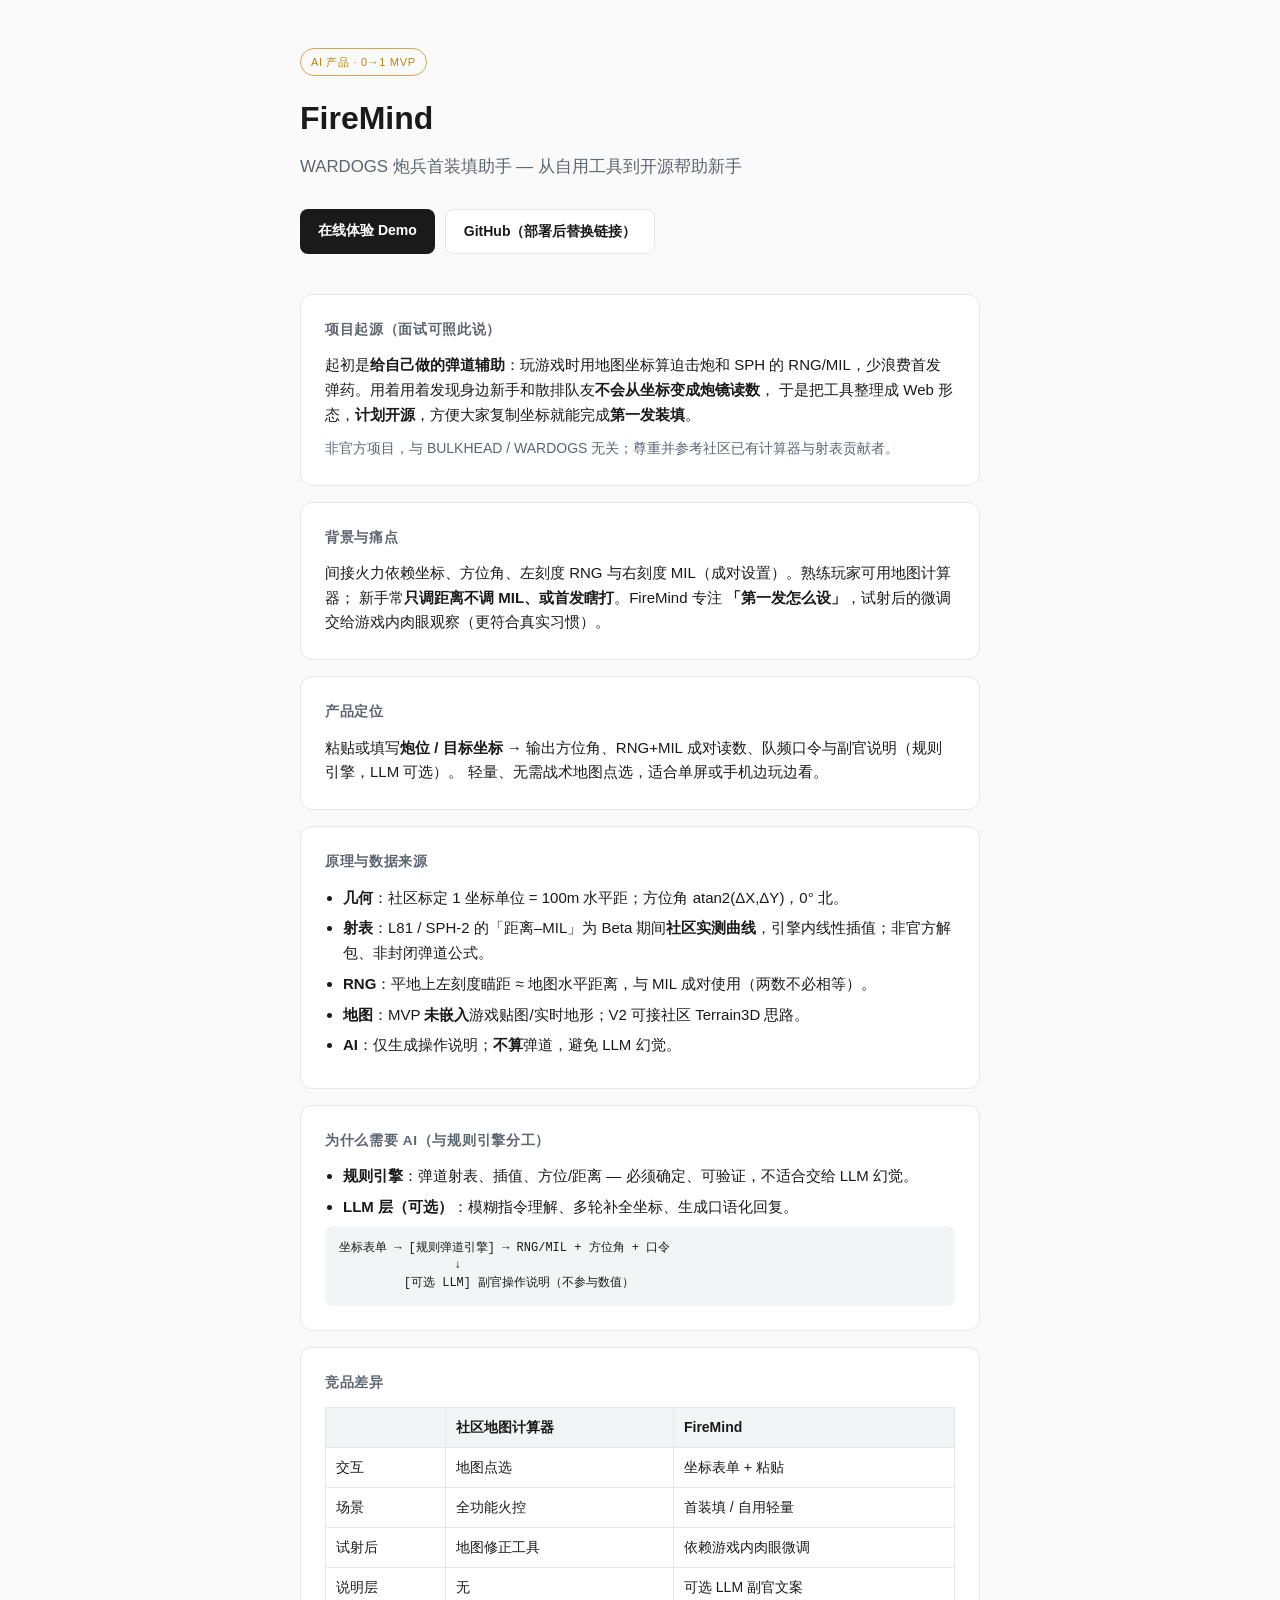
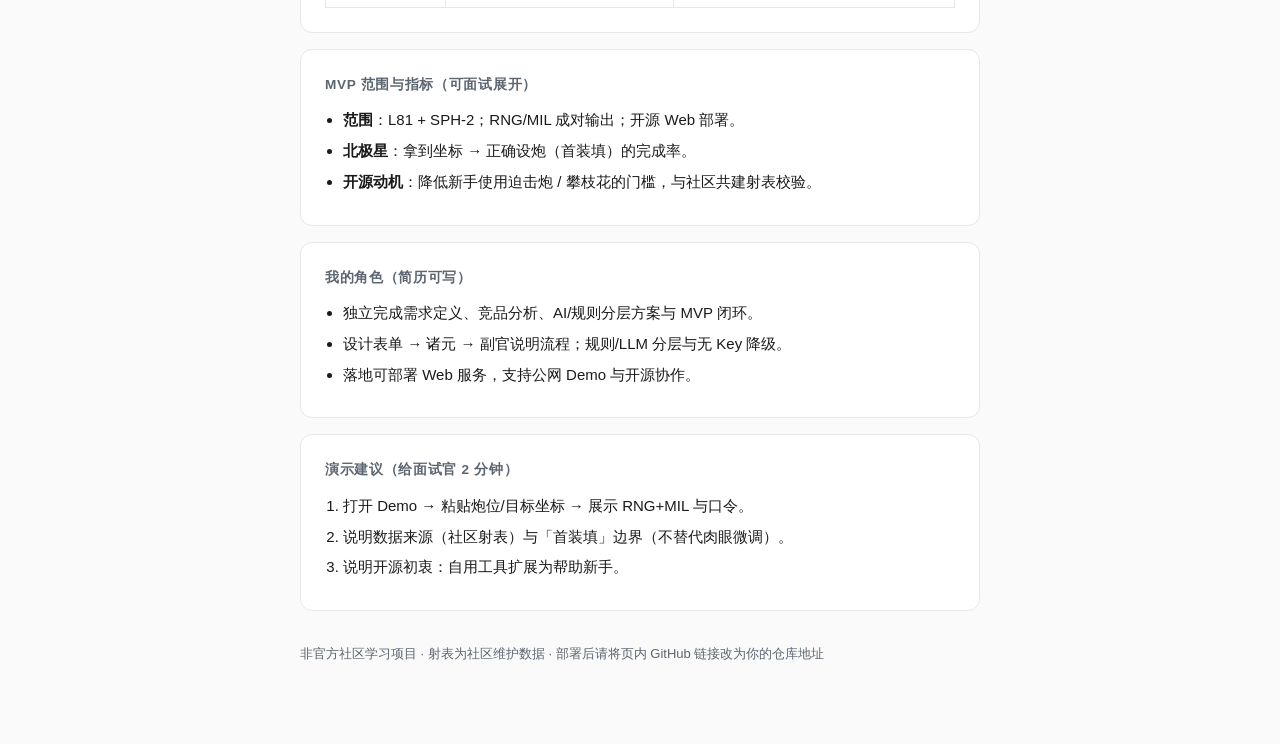
<file: static/portfolio.html>
<!DOCTYPE html>
<html lang="zh-CN">
<head>
  <meta charset="UTF-8" />
  <meta name="viewport" content="width=device-width, initial-scale=1.0" />
  <title>FireMind · AI 产品作品集</title>
  <style>
    :root {
      --bg: #fafafa;
      --text: #1a1a1a;
      --muted: #5c6570;
      --accent: #b8860b;
      --border: #e5e7eb;
      --card: #fff;
    }
    * { box-sizing: border-box; margin: 0; padding: 0; }
    body {
      font-family: "PingFang SC", "Segoe UI", "Microsoft YaHei", sans-serif;
      background: var(--bg);
      color: var(--text);
      line-height: 1.65;
      font-size: 15px;
    }
    .wrap { max-width: 720px; margin: 0 auto; padding: 48px 20px 80px; }
    .tag {
      display: inline-block;
      font-size: 11px;
      letter-spacing: 0.06em;
      text-transform: uppercase;
      color: var(--accent);
      border: 1px solid #d4a84b;
      padding: 4px 10px;
      border-radius: 20px;
      margin-bottom: 16px;
    }
    h1 { font-size: 2rem; font-weight: 700; margin-bottom: 8px; }
    .subtitle { color: var(--muted); font-size: 1.05rem; margin-bottom: 28px; }
    .cta {
      display: flex;
      flex-wrap: wrap;
      gap: 10px;
      margin-bottom: 40px;
    }
    .cta a {
      display: inline-block;
      padding: 10px 18px;
      border-radius: 8px;
      text-decoration: none;
      font-weight: 600;
      font-size: 14px;
    }
    .cta .primary {
      background: #1a1a1a;
      color: #fff;
    }
    .cta .secondary {
      background: var(--card);
      border: 1px solid var(--border);
      color: var(--text);
    }
    section {
      background: var(--card);
      border: 1px solid var(--border);
      border-radius: 12px;
      padding: 24px;
      margin-bottom: 16px;
    }
    h2 {
      font-size: 0.85rem;
      text-transform: uppercase;
      letter-spacing: 0.05em;
      color: var(--muted);
      margin-bottom: 12px;
    }
    ul { margin-left: 1.2em; }
    li { margin-bottom: 6px; }
    table {
      width: 100%;
      border-collapse: collapse;
      font-size: 14px;
      margin-top: 8px;
    }
    th, td {
      border: 1px solid var(--border);
      padding: 8px 10px;
      text-align: left;
    }
    th { background: #f3f4f6; font-weight: 600; }
    .arch {
      font-family: ui-monospace, Consolas, monospace;
      font-size: 12px;
      background: #f3f4f6;
      padding: 14px;
      border-radius: 8px;
      overflow-x: auto;
      white-space: pre;
      line-height: 1.45;
    }
    footer {
      margin-top: 32px;
      font-size: 13px;
      color: var(--muted);
    }
  </style>
</head>
<body>
  <div class="wrap">
    <span class="tag">AI 产品 · 0→1 MVP</span>
    <h1>FireMind</h1>
    <p class="subtitle">WARDOGS 炮兵首装填助手 — 从自用工具到开源帮助新手</p>

    <div class="cta">
      <a class="primary" href="/">在线体验 Demo</a>
      <a class="secondary" href="https://github.com/" id="githubLink">GitHub（部署后替换链接）</a>
    </div>

    <section>
      <h2>项目起源（面试可照此说）</h2>
      <p>
        起初是<strong>给自己做的弹道辅助</strong>：玩游戏时用地图坐标算迫击炮和 SPH 的
        RNG/MIL，少浪费首发弹药。用着用着发现身边新手和散排队友<strong>不会从坐标变成炮镜读数</strong>，
        于是把工具整理成 Web 形态，<strong>计划开源</strong>，方便大家复制坐标就能完成<strong>第一发装填</strong>。
      </p>
      <p style="margin-top:10px;color:var(--muted);font-size:14px">
        非官方项目，与 BULKHEAD / WARDOGS 无关；尊重并参考社区已有计算器与射表贡献者。
      </p>
    </section>

    <section>
      <h2>背景与痛点</h2>
      <p>
        间接火力依赖坐标、方位角、左刻度 RNG 与右刻度 MIL（成对设置）。熟练玩家可用地图计算器；
        新手常<strong>只调距离不调 MIL、或首发瞎打</strong>。FireMind 专注
        <strong>「第一发怎么设」</strong>，试射后的微调交给游戏内肉眼观察（更符合真实习惯）。
      </p>
    </section>

    <section>
      <h2>产品定位</h2>
      <p>
        粘贴或填写<strong>炮位 / 目标坐标</strong> → 输出方位角、RNG+MIL 成对读数、队频口令与副官说明（规则引擎，LLM 可选）。
        轻量、无需战术地图点选，适合单屏或手机边玩边看。
      </p>
    </section>

    <section>
      <h2>原理与数据来源</h2>
      <ul>
        <li><strong>几何</strong>：社区标定 1 坐标单位 = 100m 水平距；方位角 atan2(ΔX,ΔY)，0° 北。</li>
        <li><strong>射表</strong>：L81 / SPH-2 的「距离–MIL」为 Beta 期间<strong>社区实测曲线</strong>，引擎内线性插值；非官方解包、非封闭弹道公式。</li>
        <li><strong>RNG</strong>：平地上左刻度瞄距 ≈ 地图水平距离，与 MIL 成对使用（两数不必相等）。</li>
        <li><strong>地图</strong>：MVP <strong>未嵌入</strong>游戏贴图/实时地形；V2 可接社区 Terrain3D 思路。</li>
        <li><strong>AI</strong>：仅生成操作说明；<strong>不算</strong>弹道，避免 LLM 幻觉。</li>
      </ul>
    </section>

    <section>
      <h2>为什么需要 AI（与规则引擎分工）</h2>
      <ul>
        <li><strong>规则引擎</strong>：弹道射表、插值、方位/距离 — 必须确定、可验证，不适合交给 LLM 幻觉。</li>
        <li><strong>LLM 层（可选）</strong>：模糊指令理解、多轮补全坐标、生成口语化回复。</li>
      </ul>
      <div class="arch">坐标表单 → [规则弹道引擎] → RNG/MIL + 方位角 + 口令
                ↓
         [可选 LLM] 副官操作说明（不参与数值）</div>
    </section>

    <section>
      <h2>竞品差异</h2>
      <table>
        <tr><th></th><th>社区地图计算器</th><th>FireMind</th></tr>
        <tr><td>交互</td><td>地图点选</td><td>坐标表单 + 粘贴</td></tr>
        <tr><td>场景</td><td>全功能火控</td><td>首装填 / 自用轻量</td></tr>
        <tr><td>试射后</td><td>地图修正工具</td><td>依赖游戏内肉眼微调</td></tr>
        <tr><td>说明层</td><td>无</td><td>可选 LLM 副官文案</td></tr>
      </table>
    </section>

    <section>
      <h2>MVP 范围与指标（可面试展开）</h2>
      <ul>
        <li><strong>范围</strong>：L81 + SPH-2；RNG/MIL 成对输出；开源 Web 部署。</li>
        <li><strong>北极星</strong>：拿到坐标 → 正确设炮（首装填）的完成率。</li>
        <li><strong>开源动机</strong>：降低新手使用迫击炮 / 攀枝花的门槛，与社区共建射表校验。</li>
      </ul>
    </section>

    <section>
      <h2>我的角色（简历可写）</h2>
      <ul>
        <li>独立完成需求定义、竞品分析、AI/规则分层方案与 MVP 闭环。</li>
        <li>设计表单 → 诸元 → 副官说明流程；规则/LLM 分层与无 Key 降级。</li>
        <li>落地可部署 Web 服务，支持公网 Demo 与开源协作。</li>
      </ul>
    </section>

    <section>
      <h2>演示建议（给面试官 2 分钟）</h2>
      <ol style="margin-left:1.2em">
        <li>打开 Demo → 粘贴炮位/目标坐标 → 展示 RNG+MIL 与口令。</li>
        <li>说明数据来源（社区射表）与「首装填」边界（不替代肉眼微调）。</li>
        <li>说明开源初衷：自用工具扩展为帮助新手。</li>
      </ol>
    </section>

    <footer>
      非官方社区学习项目 · 射表为社区维护数据 · 部署后请将页内 GitHub 链接改为你的仓库地址
    </footer>
  </div>
  <script>
    const params = new URLSearchParams(location.search);
    const gh = params.get('github');
    if (gh) document.getElementById('githubLink').href = gh;
  </script>
</body>
</html>
</file>
